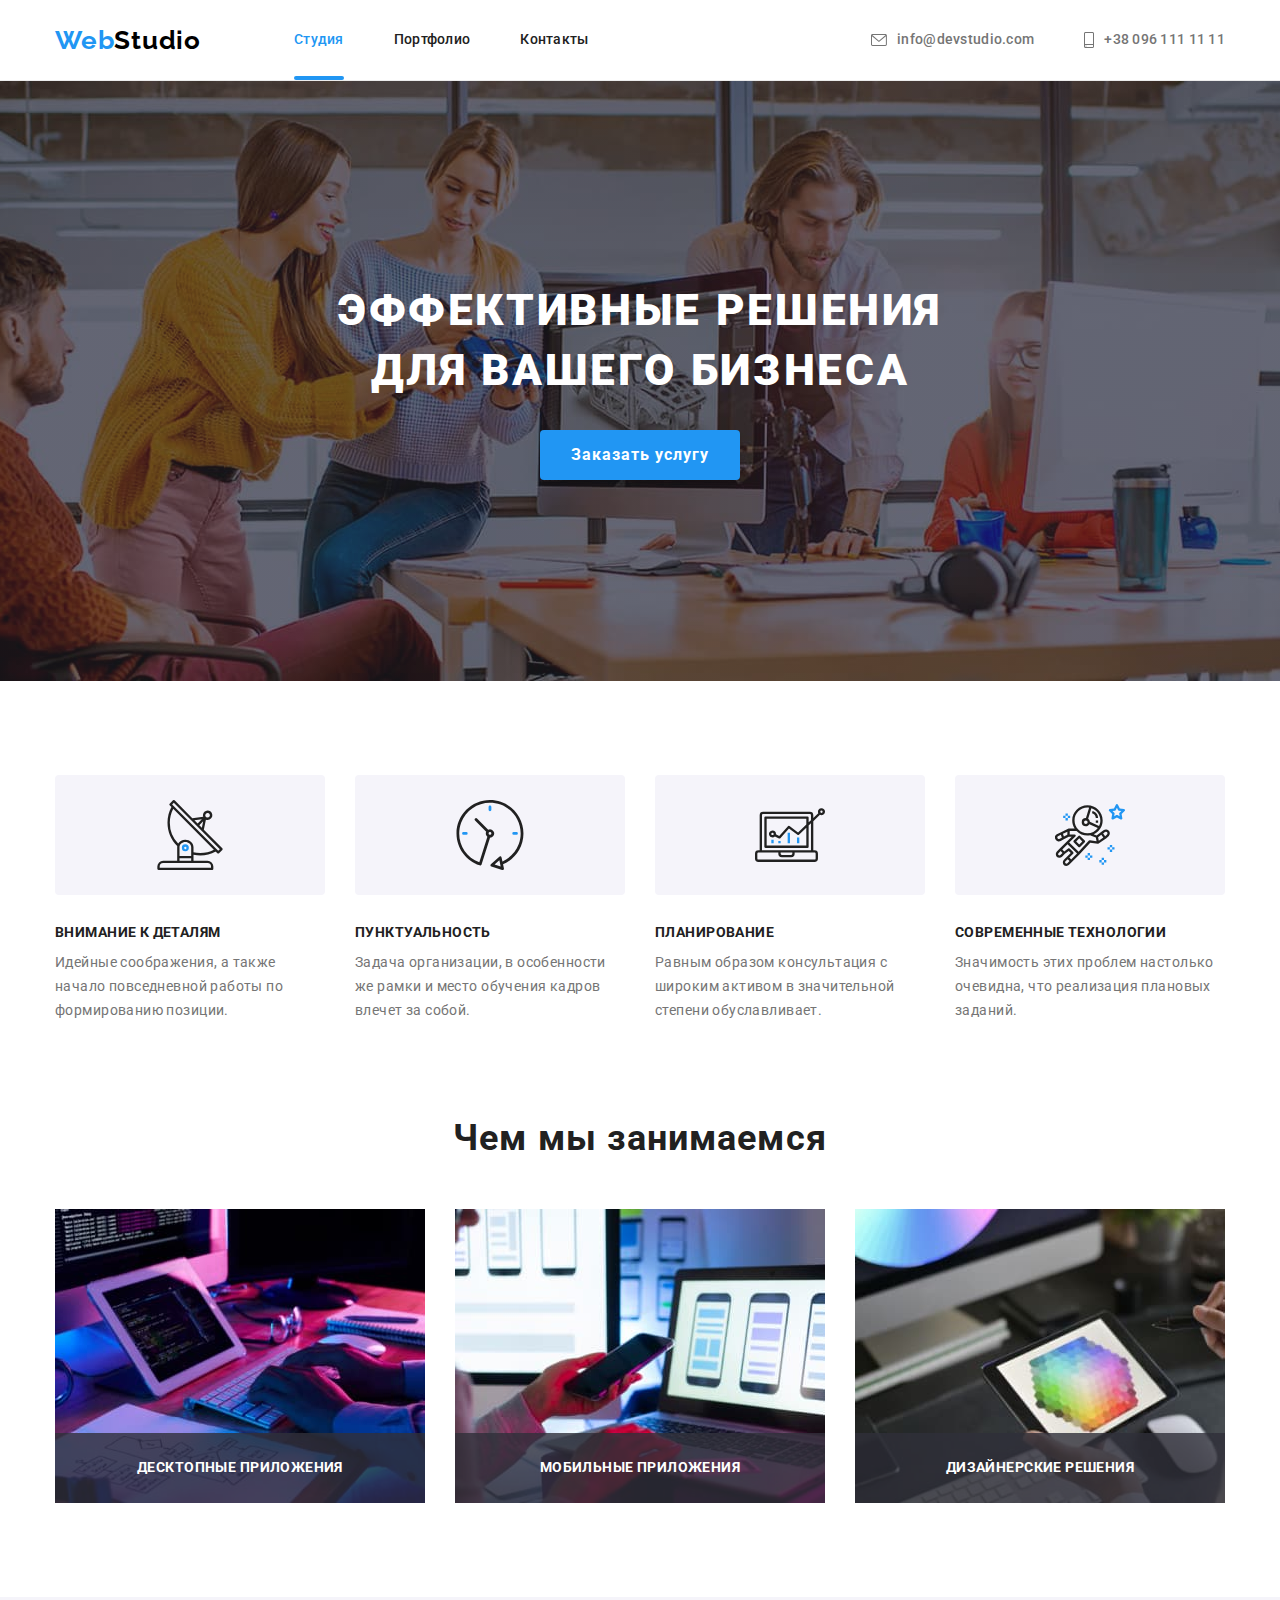
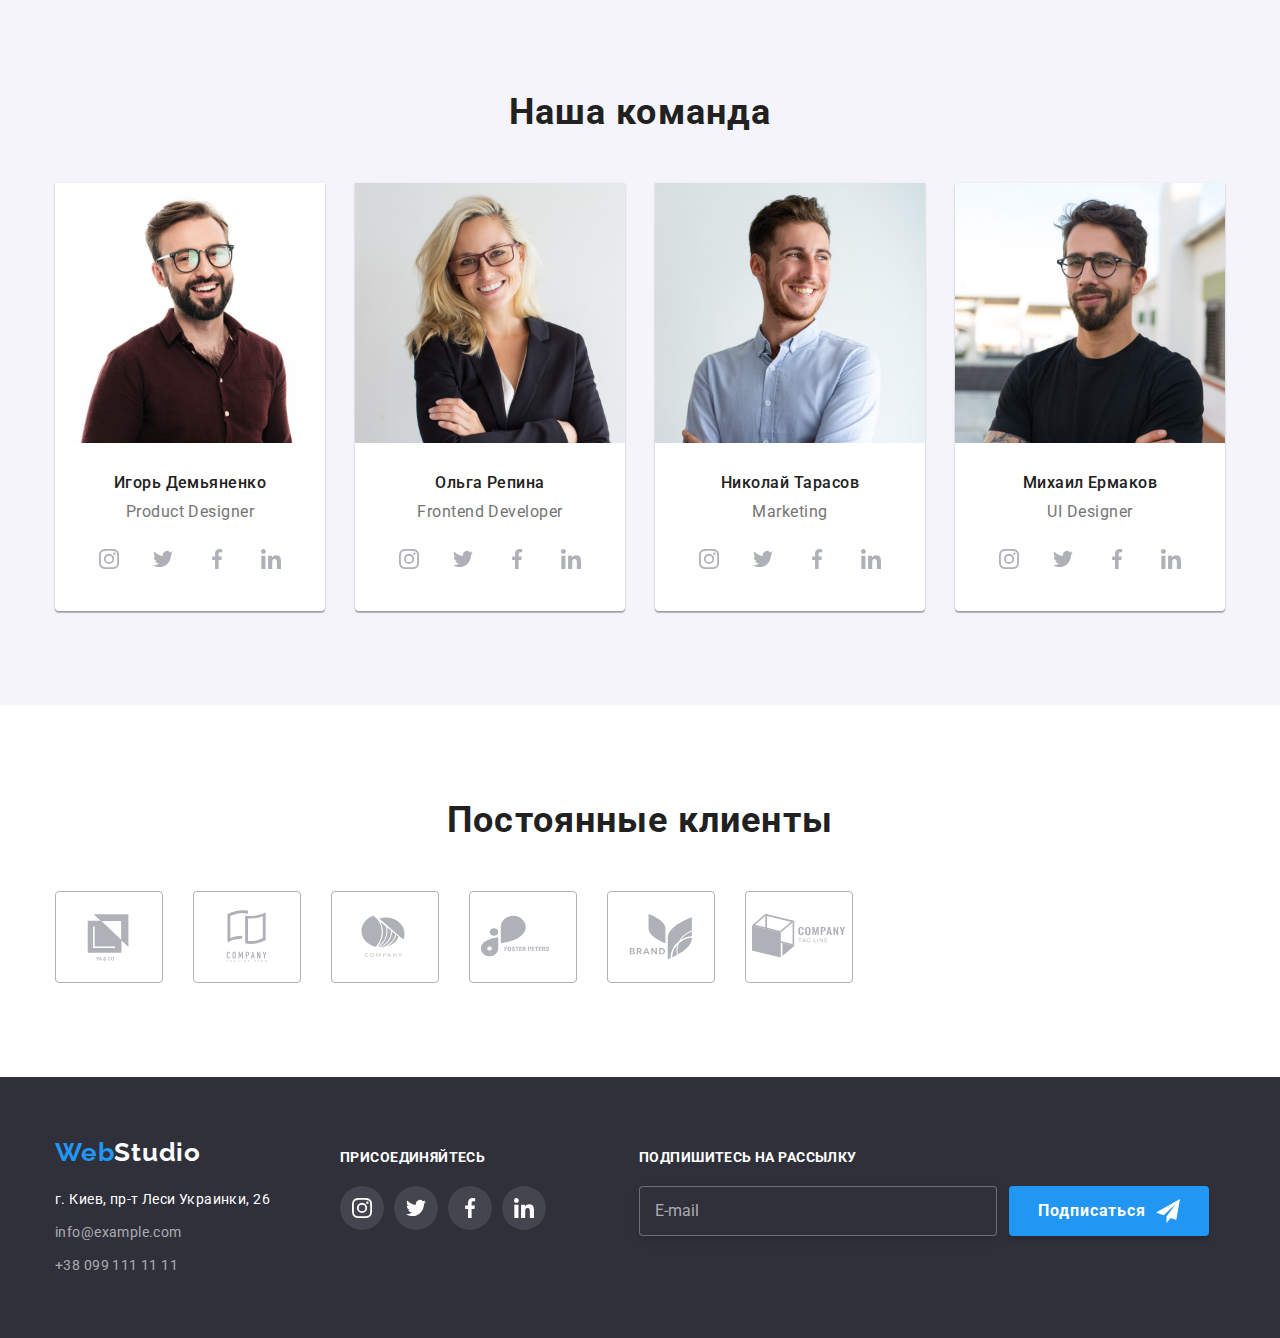
<file: index.html>
<!DOCTYPE html>
<html lang="ru">
<head>
    <meta charset="UTF-8">
    <meta http-equiv="X-UA-Compatible" content="IE=edge">
    <meta name="viewport" content="width=device-width, initial-scale=1.0">
    <link rel="preconnect" href="https://fonts.googleapis.com">
    <link rel="preconnect" href="https://fonts.gstatic.com" crossorigin>
    <link href="https://fonts.googleapis.com/css2?family=Raleway:wght@700&family=Roboto:wght@400;500;700;900&display=swap" rel="stylesheet">
    <link rel="stylesheet" href="./css/main.min.css">
    <title>Студия</title>
</head>
<body>

    <!-- Верхняя линия-->
    <header class="header">
        <div class="container container--flexed">
        <nav class="header__nav">
            <a href="./index.html" lang="en" class="logo"><span class="logo__prefix">Web</span>Studio</a>
            <ul class="header-nav-list ">
                <li class="header-nav-list__item"><a href="./index.html" class="header-nav-list__link header-nav-list__link--current">Студия</a></li>
                <li class="header-nav-list__item"><a href="./portfolio.html" class="header-nav-list__link ">Портфолио</a></li>
                <li class="header-nav-list__item"><a href="" class="header-nav-list__link ">Контакты</a></li>
            </ul>
        </nav>
        <ul class="header-contacts-list">
            <li class="header-contacts-list__item">
                <a href="mailto:info@devstudio.com" class="header-contacts-list__link ">
                    <svg class="header-contacts-list__icon" width="16" height="12">
                        <use href="./images/icons.svg#icon-mail"></use>
                    </svg>
                info@devstudio.com
                </a>
            </li>
            <li class="header-contacts-list__item">
                <a href="tel:+380961111111" class="header-contacts-list__link ">
                    <svg class="header-contacts-list__icon" width="10" height="16">
                        <use href="./images/icons.svg#icon-phone"></use>
                    </svg>
                +38 096 111 11 11
                </a>
            </li>
        </ul>
        </div>
    </header>

    <main>
    <!--Герой-->
        <section class="hero section">
                <h1 class="hero__title">Эффективные решения <br/> для вашего бизнеса</h1>
                <button type="button" class="main-btn" data-modal-open>Заказать услугу</button>

        </section>

    <!--Особенности-->
        <section class="section section--without-padding">
            <div class="container">
                <h2 class="section__secondary-title section__secondary-title--visually-hidden">Особенности</h2>
                <ul class="features-list">
                    <li class="features-list__item">
                        <div class="features-list__logo">
                            <svg width="70" height="70">
                                <use href="./images/icons.svg#icon-antenna"></use>
                            </svg>
                        </div>
                        <h3 class="features-list__title">Внимание к деталям</h3>
                        <p class="features-list__text">Идейные соображения, а также начало повседневной работы по формированию позиции.</p>
                    </li>
                    <li class="features-list__item">
                        <div class="features-list__logo">
                            <svg width="70" height="70">
                                <use href="./images/icons.svg#icon-clock"></use>
                            </svg>
                        </div>
                        <h3 class="features-list__title">Пунктуальность</h3>
                        <p class="features-list__text">Задача организации, в особенности же рамки и место обучения кадров влечет за собой.
                        </p>
                    </li>
                    <li class="features-list__item">
                        <div class="features-list__logo">
                            <svg width="70" height="70">
                                <use href="./images/icons.svg#icon-diagram"></use>
                            </svg>
                        </div>
                        <h3 class="features-list__title">Планирование</h3>
                        <p class="features-list__text">Равным образом консультация с широким активом в значительной степени обуславливает.
                        </p>
                    </li>
                    <li class="features-list__item">
                        <div class="features-list__logo">
                            <svg width="70" height="70">
                                <use href="./images/icons.svg#icon-astronaut"></use>
                            </svg>
                        </div>
                        <h3 class="features-list__title">Современные технологии</h3>
                        <p class="features-list__text">Значимость этих проблем настолько очевидна, что реализация плановых заданий.</p>
                    </li>
                </ul>
            </div>
        </section>

    <!--Чем мы занимаемся-->
        <section class="section">
            <div class="container">
                <h2 class="section__secondary-title">Чем мы занимаемся</h2>
                <ul class="what-we-do-list">
                    <li class="what-we-do-list__item">
                        <img src="./images/img1.jpg" alt="Десктопные приложения" width="370" />
                        <p class="what-we-do-list__text">Десктопные приложения</p>
                    </li>
                    <li class="what-we-do-list__item">
                        <img src="./images/img2.jpg" alt="Мобильные приложения" width="370" />
                        <p class="what-we-do-list__text">Мобильные приложения</p>
                    </li>
                    <li class="what-we-do-list__item">
                        <img src="./images/img3.jpg" alt="Дизайнерские решения" width="370" />
                        <p class="what-we-do-list__text">Дизайнерские решения</p>
                    </li>
                </ul>
            </div>
        </section>

    <!--Наша команда-->
        <section class="section section--bg-gray">
            <div class="container">
                <h2 class="section__secondary-title">Наша команда</h2>
                <ul class="team-list">
                    <li class="team-list__item">
                        <img src="./images/demyanenko.jpg" alt="Игорь Демьяненко" width="270">
                        <h3 class="team-list__title">Игорь Демьяненко</h3>
                        <p lang="en" class="team-list__text">Product Designer</p>
                        <ul class="social-links-list ">
                            <li>
                                <a href="#" class="social-links-list__link"><svg class="social-links-list__icon" width="20" height="20">
                                    <use href="./images/icons.svg#icon-instagram"></use>
                                </svg></a>
                            </li>
                            <li>
                                <a href="#" class="social-links-list__link"><svg class="social-links-list__icon" width="20" height="20">
                                    <use href="./images/icons.svg#icon-twitter"></use>
                                </svg></a>
                            </li>
                            <li>
                                <a href="#" class="social-links-list__link"><svg class="social-links-list__icon" width="20" height="20">
                                    <use href="./images/icons.svg#icon-facebook"></use>
                                </svg></a>
                            </li>
                            <li>
                                <a href="#" class="social-links-list__link"><svg class="social-links-list__icon" width="20" height="20">
                                    <use href="./images/icons.svg#icon-linkedin"></use>
                                </svg></a>
                            </li>

                        </ul>
                    </li>
                    <li class="team-list__item">
                        <img src="./images/repina.jpg" alt="Ольга Репина" width="270">
                        <h3 class="team-list__title">Ольга Репина</h3>
                        <p lang="en" class="team-list__text">Frontend Developer</p>
                        <ul class="social-links-list ">
                            <li>
                                <a href="#" class="social-links-list__link"><svg class="social-links-list__icon" width="20" height="20">
                                        <use href="./images/icons.svg#icon-instagram"></use>
                                    </svg></a>
                            </li>
                            <li>
                                <a href="#" class="social-links-list__link"><svg class="social-links-list__icon" width="20" height="20">
                                        <use href="./images/icons.svg#icon-twitter"></use>
                                    </svg></a>
                            </li>
                            <li>
                                <a href="#" class="social-links-list__link"><svg class="social-links-list__icon" width="20" height="20">
                                        <use href="./images/icons.svg#icon-facebook"></use>
                                    </svg></a>
                            </li>
                            <li>
                                <a href="#" class="social-links-list__link"><svg class="social-links-list__icon" width="20" height="20">
                                        <use href="./images/icons.svg#icon-linkedin"></use>
                                    </svg></a>
                            </li>
                        
                        </ul>
                    </li>
                    <li class="team-list__item">
                        <img src="./images/tarasov.jpg" alt="Николай Тарасов" width="270">
                        <h3 class="team-list__title">Николай Тарасов</h3>
                        <p lang="en" class="team-list__text">Marketing</p>
                        <ul class="social-links-list ">
                            <li>
                                <a href="#" class="social-links-list__link"><svg class="social-links-list__icon" width="20" height="20">
                                        <use href="./images/icons.svg#icon-instagram"></use>
                                    </svg></a>
                            </li>
                            <li>
                                <a href="#" class="social-links-list__link"><svg class="social-links-list__icon" width="20" height="20">
                                        <use href="./images/icons.svg#icon-twitter"></use>
                                    </svg></a>
                            </li>
                            <li>
                                <a href="#" class="social-links-list__link"><svg class="social-links-list__icon" width="20" height="20">
                                        <use href="./images/icons.svg#icon-facebook"></use>
                                    </svg></a>
                            </li>
                            <li>
                                <a href="#" class="social-links-list__link"><svg class="social-links-list__icon" width="20" height="20">
                                        <use href="./images/icons.svg#icon-linkedin"></use>
                                    </svg></a>
                            </li>
                        
                        </ul>
                    </li>
                    <li class="team-list__item">
                        <img src="./images/ermakov.jpg" alt="Михаил Ермаков" width="270">
                        <h3 class="team-list__title">Михаил Ермаков</h3>
                        <p lang="en" class="team-list__text">UI Designer</p>
                        <ul class="social-links-list">
                            <li>
                                <a href="#" class="social-links-list__link"><svg class="social-links-list__icon" width="20" height="20">
                                        <use href="./images/icons.svg#icon-instagram"></use>
                                    </svg></a>
                            </li>
                            <li>
                                <a href="#" class="social-links-list__link"><svg class="social-links-list__icon" width="20" height="20">
                                        <use href="./images/icons.svg#icon-twitter"></use>
                                    </svg></a>
                            </li>
                            <li>
                                <a href="#" class="social-links-list__link"><svg class="social-links-list__icon" width="20" height="20">
                                        <use href="./images/icons.svg#icon-facebook"></use>
                                    </svg></a>
                            </li>
                            <li>
                                <a href="#" class="social-links-list__link"><svg class="social-links-list__icon" width="20" height="20">
                                        <use href="./images/icons.svg#icon-linkedin"></use>
                                    </svg></a>
                            </li>
                        
                        </ul>
                    </li>
                </ul>
            </div>
        </section>

    <!-- Постоянные клиенты -->
        <section class="section">
            <div class="container">
                <h2 class="section__secondary-title">Постоянные клиенты</h2>
                <ul class="clients-list">
                    <li class="clients-list__item">
                        <a href="#" class="clients-list__link ">
                            <svg class="clients-list__icon" width="106" height="60">
                                <use href="./images/icons.svg#icon-logo-1"></use>
                            </svg></a>
                    </li>
                    <li class="clients-list__item">
                        <a href="#" class="clients-list__link ">
                            <svg class="clients-list__icon" width="106" height="60">
                                <use href="./images/icons.svg#icon-logo-2"></use>
                            </svg></a>
                    </li>
                    <li class="clients-list__item">
                        <a href="#" class="clients-list__link ">
                            <svg class="clients-list__icon" width="106" height="60">
                                <use href="./images/icons.svg#icon-logo-3"></use>
                            </svg></a>
                    </li>
                    <li class="clients-list__item">
                        <a href="#" class="clients-list__link ">
                            <svg class="clients-list__icon" width="106" height="60">
                                <use href="./images/icons.svg#icon-logo-4"></use>
                            </svg></a>
                    </li>
                    <li class="clients-list__item">
                        <a href="#" class="clients-list__link ">
                            <svg class="clients-list__icon" width="106" height="60">
                                <use href="./images/icons.svg#icon-logo-5"></use>
                            </svg></a>
                    </li>
                    <li class="clients-list__item">
                        <a href="#" class="clients-list__link ">
                            <svg class="clients-list__icon" width="106" height="60">
                                <use href="./images/icons.svg#icon-logo-6"></use>
                            </svg></a>
                    </li>
                </ul>

            </div>
        </section>
    </main>
    <!--Подвал-->
    <footer class="footer">
        <div class="container container--flexed">
            <div>
            <a href="./index.html" lang="en" class="logo logo--inversed "><span class="logo__prefix">Web</span>Studio</a>
            <address>
                <ul class="footer-address-list">
                    <li class="footer-address-list__item">
                        <p class="footer-address-list__address">г. Киев, пр-т Леси Украинки, 26</p>
                    </li>
                    <li class="footer-address-list__item"><a href="mailto:info@example.com" class="footer-address-list__link">info@example.com </a></li>
                    <li class="footer-address-list__item"><a href="tel:+380991111111" class="footer-address-list__link">+38 099 111 11 11</a></li>
                </ul>
            </address>
            </div>
            <div class="footer__join-us">
                <span class="footer__title">Присоединяйтесь</span>
                <ul class="social-links-list ">
                    <li>
                        <a href="#" class="social-links-list__link social-links-list__link--bg-gray "><svg class="social-links-list__icon--white" width="20" height="20">
                                <use href="./images/icons.svg#icon-instagram"></use>
                            </svg></a>
                    </li>
                    <li>
                        <a href="#" class="social-links-list__link social-links-list__link--bg-gray "><svg class="social-links-list__icon--white" width="20" height="20">
                                <use href="./images/icons.svg#icon-twitter"></use>
                            </svg></a>
                    </li>
                    <li>
                        <a href="#" class="social-links-list__link social-links-list__link--bg-gray "><svg class="social-links-list__icon--white" width="20" height="20">
                                <use href="./images/icons.svg#icon-facebook"></use>
                            </svg></a>
                    </li>
                    <li>
                        <a href="#" class="social-links-list__link social-links-list__link--bg-gray ">
                            <svg class="social-links-list__icon--white" width="20" height="20">
                                <use href="./images/icons.svg#icon-linkedin"></use>
                            </svg></a>
                    </li>                
                </ul>
            </div>
            <div class="footer__subscribe">
                <span class="footer__title">Подпишитесь на рассылку</span>
                <form name="subscribe-form" class="subscribe-form" autocomplete="off">
                    <input type="email" 
                    name="subscribe-email" 
                    id="subscribe-email"
                    placeholder=" "
                    class="subscribe-form__email" />
                    <label for="subscribe-email" class="subscribe-form__label">E-mail</label>
                    <button type="submit" class="main-btn">Подписаться
                        <span class="main-btn__icon">
                            <svg width="24" height="24">
                                <use href="./images/icons.svg#icon-plane"></use>
                            </svg>
                        </span>
                    </button>
                </form>


            </div>
        </div>
    </footer>
    <!-- Модальное окно -->
    <div class="backdrop backdrop--is-hidden" data-modal>
        <div class="modal">
            <button class="close-btn" data-modal-close>
                <svg class="close-btn__icon" width="18" height="18">
                    <use href="./images/icons.svg#icon-close"></use>
                </svg>
            </button>
            <h2 class="modal__title">Оставьте свои данные, мы вам перезвоним</h2>
            <form name="modal-form" class="modal__form" autocomplete="off">
                <label class="modal__label">Имя
                <input type="text" name="name" class="modal__input"/>
                <span class="modal__icon"><svg width="18" height="18">
                    <use href="./images/icons.svg#icon-form-person"></use>
                </svg></span>
            </label>
                <label class="modal__label">Телефон
                <input type="tel" name="phone" class="modal__input"/>
                <span class="modal__icon"><svg width="18" height="18">
                        <use href="./images/icons.svg#icon-form-phone"></use>
                    </svg></span>
                </label>
                <label class="modal__label">Почта
                <input type="email" name="mail" class="modal__input"/>
                <span class="modal__icon"><svg width="18" height="18">
                        <use href="./images/icons.svg#icon-form-email"></use>
                    </svg></span>
                </label>
                <label class="modal__label">Комментарий
                <textarea name="comment" class="modal__textarea" placeholder="Введите текст"></textarea>
                </label>
                <label class="modal__checkbox-label">
                    <input type="checkbox" name="agree" class="modal__checkbox-input" />
                    <span class="modal__checkbox-area">
                        <svg class="modal__checkbox-icon" width="16" height="15">
                            <use href="./images/icons.svg#icon-check"></use>
                        </svg>
                    </span>
                        Соглашаюсь с рассылкой и принимаю<a href="#" class="modal__link">Условия договора</a> 
                </label>

                <button type="submit" class="main-btn">Отправить</button>
            </form>
        </div>
    </div>
<script src="./js/modal.js"></script>
</body>
</html>
</file>
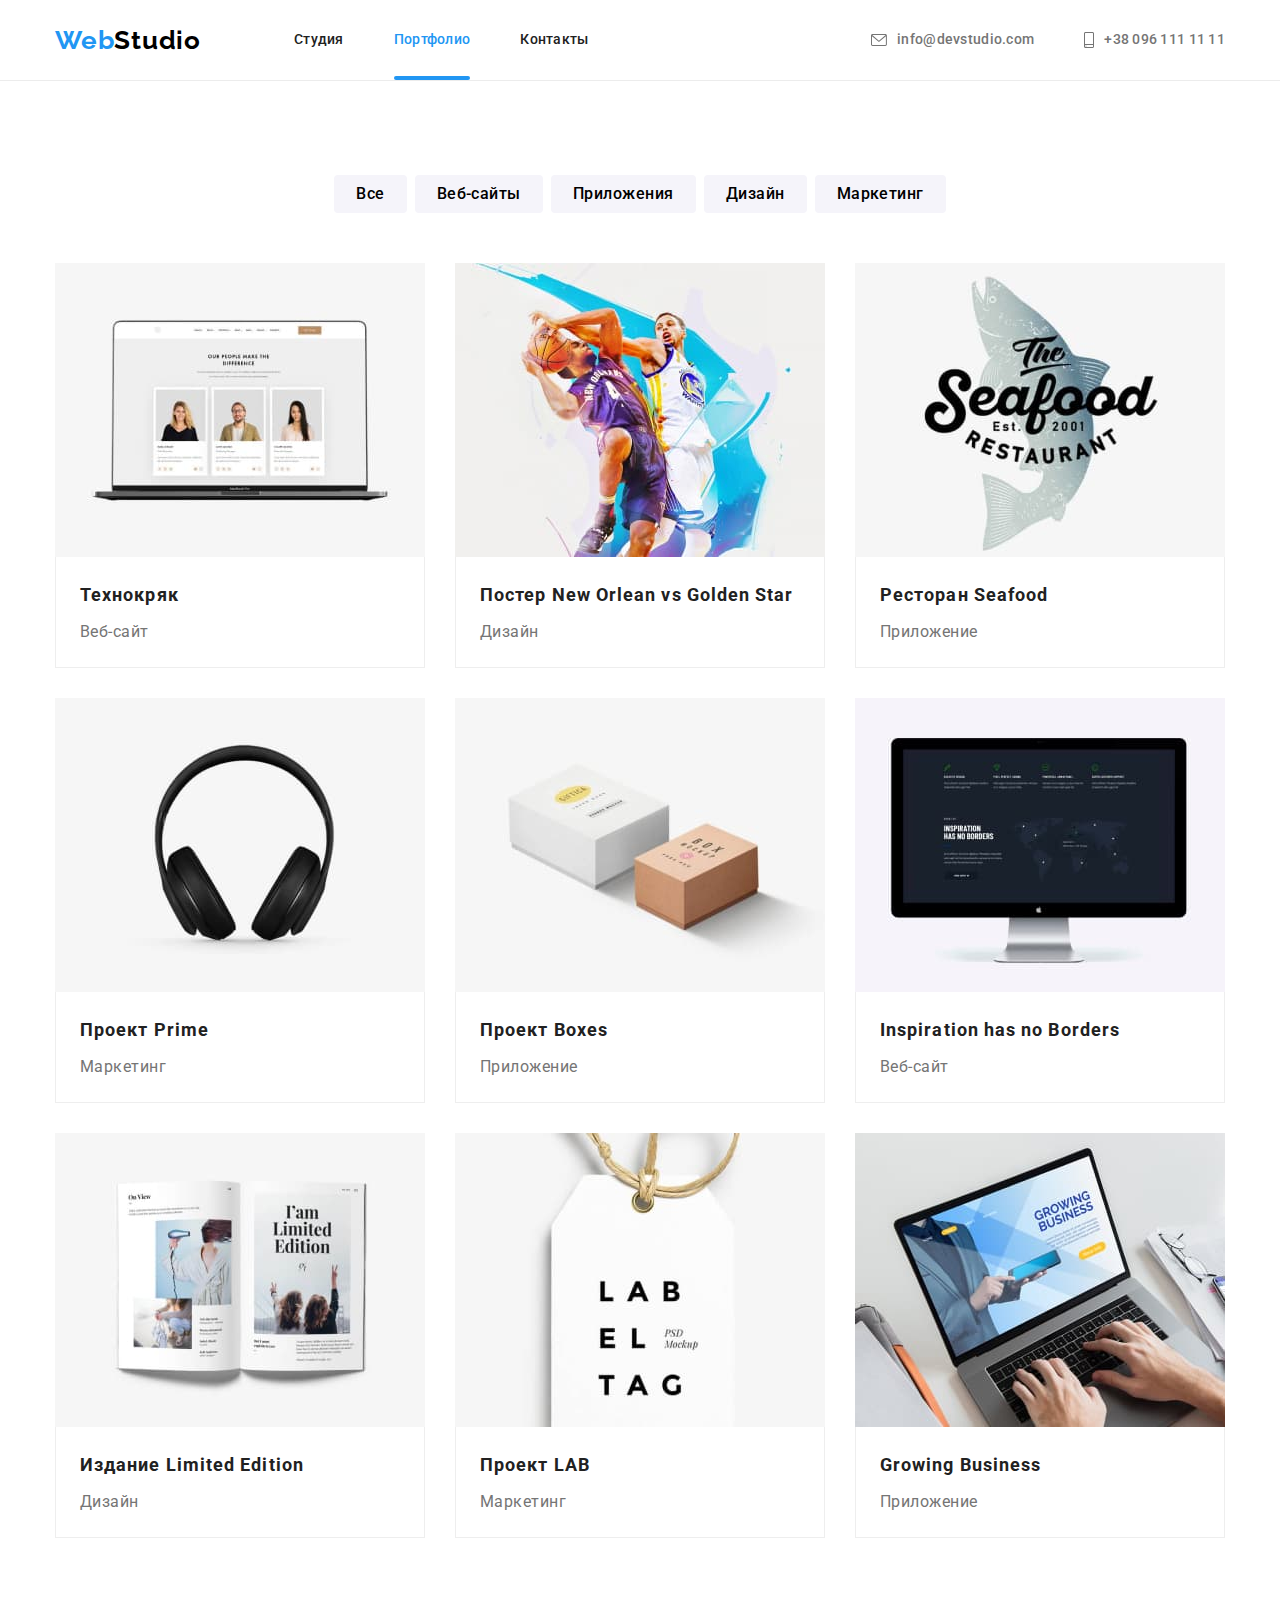
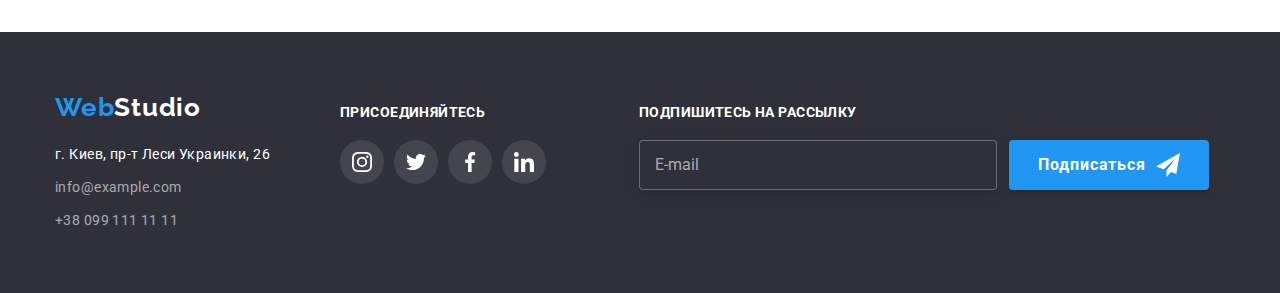
<file: portfolio.html>
<!DOCTYPE html>
<html lang="ru">

<head>
    <meta charset="UTF-8">
    <meta http-equiv="X-UA-Compatible" content="IE=edge">
    <meta name="viewport" content="width=device-width, initial-scale=1.0">
    <link rel="preconnect" href="https://fonts.googleapis.com">
    <link rel="preconnect" href="https://fonts.gstatic.com" crossorigin>
    <link href="https://fonts.googleapis.com/css2?family=Raleway:wght@700&family=Roboto:wght@400;500;700;900&display=swap"
        rel="stylesheet">
    <link rel="stylesheet" href="./css/main.min.css">
    <title>Портфолио</title>
</head>

<body>
    <!-- Верхняя линия-->
    <header class="header">
        <div class="container container--flexed">
            <nav class="header__nav">
                <a href="./index.html" lang="en" class="logo"><span class="logo__prefix">Web</span>Studio</a>
                <ul class="header-nav-list ">
                    <li class="header-nav-list__item"><a href="./index.html"
                            class="header-nav-list__link">Студия</a></li>
                    <li class="header-nav-list__item"><a href="./portfolio.html"
                            class="header-nav-list__link header-nav-list__link--current">Портфолио</a></li>
                    <li class="header-nav-list__item"><a href="" class="header-nav-list__link ">Контакты</a></li>
                </ul>
            </nav>
            <ul class="header-contacts-list">
                <li class="header-contacts-list__item">
                    <a href="mailto:info@devstudio.com" class="header-contacts-list__link ">
                        <svg class="header-contacts-list__icon" width="16" height="12">
                            <use href="./images/icons.svg#icon-mail"></use>
                        </svg>
                        info@devstudio.com
                    </a>
                </li>
                <li class="header-contacts-list__item">
                    <a href="tel:+380961111111" class="header-contacts-list__link ">
                        <svg class="header-contacts-list__icon" width="10" height="16">
                            <use href="./images/icons.svg#icon-phone"></use>
                        </svg>
                        +38 096 111 11 11
                    </a>
                </li>
            </ul>
        </div>
    </header>
    <main>
        <!-- Портфолио -->
        <Section class="portfolio section">
           <div class="container">
                <h1 class="section__secondary-title section__secondary-title--visually-hidden"> Портфолио </h1>
                <!-- кнопки фильтра -->
                <ul class="portfolio-btn-list">
                    <li class="portfolio-btn-list__item"><button type="button" class="portfolio-btn-list__btn">Все</button></li>
                    <li class="portfolio-btn-list__item"><button type="button" class="portfolio-btn-list__btn">Веб-сайты</button></li>
                    <li class="portfolio-btn-list__item"><button type="button" class="portfolio-btn-list__btn">Приложения</button></li>
                    <li class="portfolio-btn-list__item"><button type="button" class="portfolio-btn-list__btn">Дизайн</button></li>
                    <li class="portfolio-btn-list__item"><button type="button" class="portfolio-btn-list__btn">Маркетинг</button></li>
                </ul>
                <!-- Проекты портфолио -->
                <ul class="portfolio-list">
                    <li class="portfolio-list__item">
                        <a href="" class="portfolio-list__link">
                            <div class="portfolio-list__img">
                                <img src="./images/technokryak.jpg" alt="Веб-сайт компании Технокряк" width=370>
                                <div class="portfolio-list__overlay">
                                Технокряк это современная площадка распространения коронавируса. Компании используют эту платформу для цифрового
                                шпионажа и атак на защищённые сервера конкурентов
                                </div>
                            </div>
                            <div class="portfolio-list__border-box">
                                <h2 class="portfolio-list__title">Технокряк</h2>
                                <p class="portfolio-list__text">Веб-сайт</p>
                            </div>

                        </a>
                    </li>
                    <li class="portfolio-list__item">
                        <a href="" class="portfolio-list__link ">
                            <div class="portfolio-list__img">
                                <img src="./images/new-orlean.jpg" alt="Постер с двумя баскетболистами" width=370">
                                <div class="portfolio-list__overlay">
                                Технокряк это современная площадка распространения коронавируса. Компании используют эту платформу для цифрового
                                шпионажа и атак на защищённые сервера конкурентов
                                </div>
                            </div>
                            <div class="portfolio-list__border-box">
                                <h2 class="portfolio-list__title">Постер <span lang="en">New Orlean vs Golden Star</span> </h2>
                                <p class="portfolio-list__text">Дизайн</p>
                            </div>
                        </a>
                    </li>
                    <li class="portfolio-list__item">
                        <a href="" class="portfolio-list__link ">
                            <div class="portfolio-list__img">
                                <img src="./images/seafood.jpg" alt="Логотип ресторана Seafood" width=370>
                                <div class="portfolio-list__overlay">
                                Технокряк это современная площадка распространения коронавируса. Компании используют эту платформу для цифрового
                                шпионажа и атак на защищённые сервера конкурентов
                                </div>
                            </div>
                            <div class="portfolio-list__border-box">
                                <h2 class="portfolio-list__title">Ресторан <span lang="en">Seafood</span> </h2>
                                <p class="portfolio-list__text">Приложение</p>
                            </div>
                        </a>
                    </li>
                    <li class="portfolio-list__item">
                        <a href="" class="portfolio-list__link ">
                            <div class="portfolio-list__img">
                                <img src="./images/project-prime.jpg" alt="Черные наушники" width=370>
                                <div class="portfolio-list__overlay">
                                Технокряк это современная площадка распространения коронавируса. Компании используют эту платформу для цифрового
                                шпионажа и атак на защищённые сервера конкурентов
                                </div>
                            </div>
                            <div class="portfolio-list__border-box">
                                <h2 class="portfolio-list__title">Проект <span lang="en">Prime</span> </h2>
                                <p class="portfolio-list__text">Маркетинг</p>
                            </div>
                        </a>
                    </li>
                    <li class="portfolio-list__item">
                        <a href="" class="portfolio-list__link ">
                            <div class="portfolio-list__img">
                                <img src="./images/project-boxes.jpg " alt="Две коробки" width=370>
                                <div class="portfolio-list__overlay">
                                Технокряк это современная площадка распространения коронавируса. Компании используют эту платформу для цифрового
                                шпионажа и атак на защищённые сервера конкурентов
                                </div>
                            </div>
                            <div class="portfolio-list__border-box">
                                <h2 class="portfolio-list__title">Проект <span lang="en">Boxes</span> </h2>
                                <p class="portfolio-list__text">Приложение</p>
                            </div>
                        </a>
                    </li>
                    <li class="portfolio-list__item">
                        <a href="" class="portfolio-list__link ">
                            <div class="portfolio-list__img">
                                <img src="./images/inspiration-has-no-borders.jpg" alt="Веб-сайт компании Inspiration has no Borders"
                                width=370>
                                <div class="portfolio-list__overlay">
                                Технокряк это современная площадка распространения коронавируса. Компании используют эту платформу для цифрового
                                шпионажа и атак на защищённые сервера конкурентов
                                </div>
                            </div>
                            <div class="portfolio-list__border-box">
                                <h2 lang="en" class="portfolio-list__title">Inspiration has no Borders</h2>
                                <p class="portfolio-list__text">Веб-сайт</p>
                            </div>
                        </a>
                    </li>
                    <li class="portfolio-list__item">
                        <a href="" class="portfolio-list__link ">
                            <div class="portfolio-list__img">
                                <img src="./images/limited-edition.jpg" alt="Открытый журнал" width=370>
                                <div class="portfolio-list__overlay">
                                Технокряк это современная площадка распространения коронавируса. Компании используют эту платформу для цифрового
                                шпионажа и атак на защищённые сервера конкурентов
                                </div>
                            </div>
                            <div class="portfolio-list__border-box">
                                <h2 class="portfolio-list__title">Издание <span lang="en">Limited Edition</span> </h2>
                                <p class="portfolio-list__text">Дизайн</p>
                            </div>
                        </a>
                    </li>
                    <li class="portfolio-list__item">
                        <a href="" class="portfolio-list__link ">
                            <div class="portfolio-list__img">
                                <img src="./images/project-lab.jpg" alt="Картонная бирка с шнурком" width=370>
                                <div class="portfolio-list__overlay">
                                Технокряк это современная площадка распространения коронавируса. Компании используют эту платформу для цифрового
                                шпионажа и атак на защищённые сервера конкурентов
                                </div>
                            </div>
                            <div class="portfolio-list__border-box">
                                <h2 class="portfolio-list__title">Проект <span lang="en">LAB</span> </h2>
                                <p class="portfolio-list__text">Маркетинг</p>
                            </div>
                        </a>
                    </li>
                    <li class="portfolio-list__item">
                        <a href="" class="portfolio-list__link ">
                            <div class="portfolio-list__img">
                                <img src="./images/growing-business.jpg" alt="Ноутбук с открытым приложением Growing Business">
                                <div class="portfolio-list__overlay">
                                Технокряк это современная площадка распространения коронавируса. Компании используют эту платформу для цифрового
                                шпионажа и атак на защищённые сервера конкурентов
                                </div>
                            </div>
                            <div class="portfolio-list__border-box">
                                <h2 lang="en" class="portfolio-list__title">Growing Business</h2>
                                <p class="portfolio-list__text">Приложение</p>
                            </div>
                        </a>
                    </li>
                
                </ul>

           </div>
        </Section>
    </main>
    <!--Подвал-->
    <footer class="footer">
        <div class="container container--flexed">
            <div>
                <a href="./index.html" lang="en" class="logo logo--inversed "><span
                        class="logo__prefix">Web</span>Studio</a>
                <address>
                    <ul class="footer-address-list">
                        <li class="footer-address-list__item">
                            <p class="footer-address-list__address">г. Киев, пр-т Леси Украинки, 26</p>
                        </li>
                        <li class="footer-address-list__item"><a href="mailto:info@example.com"
                                class="footer-address-list__link">info@example.com </a></li>
                        <li class="footer-address-list__item"><a href="tel:+380991111111"
                                class="footer-address-list__link">+38 099 111 11 11</a></li>
                    </ul>
                </address>
            </div>
            <div class="footer__join-us">
                <span class="footer__title">Присоединяйтесь</span>
                <ul class="social-links-list ">
                    <li>
                        <a href="#" class="social-links-list__link social-links-list__link--bg-gray "><svg
                                class="social-links-list__icon--white" width="20" height="20">
                                <use href="./images/icons.svg#icon-instagram"></use>
                            </svg></a>
                    </li>
                    <li>
                        <a href="#" class="social-links-list__link social-links-list__link--bg-gray "><svg
                                class="social-links-list__icon--white" width="20" height="20">
                                <use href="./images/icons.svg#icon-twitter"></use>
                            </svg></a>
                    </li>
                    <li>
                        <a href="#" class="social-links-list__link social-links-list__link--bg-gray "><svg
                                class="social-links-list__icon--white" width="20" height="20">
                                <use href="./images/icons.svg#icon-facebook"></use>
                            </svg></a>
                    </li>
                    <li>
                        <a href="#" class="social-links-list__link social-links-list__link--bg-gray ">
                            <svg class="social-links-list__icon--white" width="20" height="20">
                                <use href="./images/icons.svg#icon-linkedin"></use>
                            </svg></a>
                    </li>
                </ul>
            </div>
            <div class="footer__subscribe">
                <span class="footer__title">Подпишитесь на рассылку</span>
                <form name="subscribe-form" class="subscribe-form" autocomplete="off">
                    <input type="email" name="subscribe-email" id="subscribe-email" placeholder=" "
                        class="subscribe-form__email" />
                    <label for="subscribe-email" class="subscribe-form__label">E-mail</label>
                    <button type="submit" class="main-btn">Подписаться
                        <span class="main-btn__icon">
                            <svg width="24" height="24">
                                <use href="./images/icons.svg#icon-plane"></use>
                            </svg>
                        </span>
                    </button>
                </form>
    
    
            </div>
        </div>
    </footer>
</body>

</html>
</file>
<file: css/main.min.css>
/*! modern-normalize v1.1.0 | MIT License | https://github.com/sindresorhus/modern-normalize */*,::before,::after{-webkit-box-sizing:border-box;box-sizing:border-box}html{line-height:1.15;-webkit-text-size-adjust:100%;-moz-tab-size:4;-o-tab-size:4;tab-size:4}body{margin:0;font-family:system-ui,-apple-system,"Segoe UI",Roboto,Helvetica,Arial,sans-serif,"Apple Color Emoji","Segoe UI Emoji"}hr{height:0;color:inherit}abbr[title]{-webkit-text-decoration:underline dotted;text-decoration:underline dotted}b,strong{font-weight:bolder}code,kbd,samp,pre{font-family:ui-monospace, SFMono-Regular, Consolas, 'Liberation Mono', Menlo, monospace;font-size:1em}small{font-size:80%}sub,sup{font-size:75%;line-height:0;position:relative;vertical-align:baseline}sub{bottom:-0.25em}sup{top:-0.5em}table{text-indent:0;border-color:inherit}button,input,optgroup,select,textarea{font-family:inherit;font-size:100%;line-height:1.15;margin:0}button,select{text-transform:none}button,[type='button'],[type='reset'],[type='submit']{-webkit-appearance:button}::-moz-focus-inner{border-style:none;padding:0}:-moz-focusring{outline:1px dotted ButtonText}:-moz-ui-invalid{box-shadow:none}legend{padding:0}progress{vertical-align:baseline}::-webkit-inner-spin-button,::-webkit-outer-spin-button{height:auto}[type='search']{-webkit-appearance:textfield;outline-offset:-2px}::-webkit-search-decoration{-webkit-appearance:none}::-webkit-file-upload-button{-webkit-appearance:button;font:inherit}summary{display:list-item}body{font-family:"Roboto",sans-serif;color:#212121}ul{list-style:none;padding:0;margin:0}a{text-decoration:none}img{display:block;width:100%;height:auto}.container{margin-left:auto;margin-right:auto;padding-left:15px;padding-right:15px;width:1200px}.container--flexed{display:-webkit-box;display:-ms-flexbox;display:flex}.section{padding-bottom:94px;padding-top:94px}.section--without-padding{padding-bottom:0}.section--bg-gray{background-color:#f5f4fa}.section__secondary-title{margin-top:0;margin-bottom:50px;font-size:36px;line-height:1.17;text-align:center;letter-spacing:0.03em}.section__secondary-title--visually-hidden{position:absolute;clip:rect(0 0 0 0);width:1px;height:1px;margin:-1px}.logo{color:#000000;font-family:"Raleway",sans-serif;font-weight:700;font-size:26px;line-height:1.19;letter-spacing:0.03em}.logo__prefix{color:#2196f3}.logo--inversed{display:inline-block;margin-bottom:20px;color:#fff}.header{border-bottom:1px solid #ececec}.header__nav{display:-webkit-box;display:-ms-flexbox;display:flex;-webkit-box-align:center;-ms-flex-align:center;align-items:center}.header-nav-list{display:-webkit-box;display:-ms-flexbox;display:flex;margin-left:93px}.header-nav-list__item:not(:last-child){margin-right:50px}.header-nav-list__link{position:relative;display:block;padding-top:32px;padding-bottom:32px;color:#212121;font-weight:500;font-size:14px;line-height:1.14;letter-spacing:0.02em;-webkit-transition:color 250ms cubic-bezier(0.4, 0, 0.2, 1);transition:color 250ms cubic-bezier(0.4, 0, 0.2, 1)}.header-nav-list__link:hover,.header-nav-list__link:focus{color:#2196f3}.header-nav-list__link--current{color:#2196f3}.header-nav-list__link--current::after{content:'';position:absolute;bottom:0;display:block;width:100%;height:4px;background-color:#2196f3;border-radius:2px}.header-contacts-list{display:-webkit-box;display:-ms-flexbox;display:flex;margin-left:auto}.header-contacts-list__item:not(:last-child){margin-right:50px}.header-contacts-list__link{position:relative;display:-webkit-box;display:-ms-flexbox;display:flex;-webkit-box-align:center;-ms-flex-align:center;align-items:center;padding-top:32px;padding-bottom:32px;color:#212121;font-weight:500;font-size:14px;line-height:1.14;letter-spacing:0.02em;-webkit-transition:color 250ms cubic-bezier(0.4, 0, 0.2, 1);transition:color 250ms cubic-bezier(0.4, 0, 0.2, 1);color:#757575}.header-contacts-list__link:hover,.header-contacts-list__link:focus{color:#2196f3}.header-contacts-list__icon{fill:currentColor;margin-right:10px;-webkit-transition:fill 250ms cubic-bezier(0.4, 0, 0.2, 1);transition:fill 250ms cubic-bezier(0.4, 0, 0.2, 1)}.header-contacts-list__link:hover .header-contacts-list__icon,.header-contacts-list__link:focus .header-contacts-list__icon{fill:#2196f3}.hero{margin-right:auto;margin-left:auto;padding-top:200px;padding-bottom:200px;background-color:#2f303a;text-align:center;max-width:1600px;height:600px;background-image:-webkit-gradient(linear, left top, right top, from(rgba(47,48,58,0.4)), to(rgba(47,48,58,0.4))),url(../images/hero.jpg);background-image:linear-gradient(to right, rgba(47,48,58,0.4), rgba(47,48,58,0.4)),url(../images/hero.jpg);background-repeat:no-repeat;background-position:center;background-size:cover}.hero__title{margin-top:0;margin-bottom:30;color:#fff;font-weight:900;font-size:44px;line-height:1.36;letter-spacing:0.06em;text-transform:uppercase}.main-btn{display:-webkit-box;display:-ms-flexbox;display:flex;-webkit-box-pack:center;-ms-flex-pack:center;justify-content:center;-webkit-box-align:center;-ms-flex-align:center;align-items:center;min-width:200px;height:50px;margin-left:auto;margin-right:auto;color:#fff;background-color:#2196f3;font-weight:700;font-size:16px;line-height:1.875;letter-spacing:0.06em;font-family:inherit;cursor:pointer;border:transparent;-webkit-box-shadow:0px 4px 4px rgba(0,0,0,0.15);box-shadow:0px 4px 4px rgba(0,0,0,0.15);border-radius:4px;-webkit-transition:background-color 250ms cubic-bezier(0.4, 0, 0.2, 1);transition:background-color 250ms cubic-bezier(0.4, 0, 0.2, 1)}.main-btn:hover,.main-btn:focus{background-color:#188ce8}.main-btn__icon{margin-left:10px;width:24px;height:24px}.features-list{display:-webkit-box;display:-ms-flexbox;display:flex}.features-list__logo{display:-webkit-box;display:-ms-flexbox;display:flex;-webkit-box-pack:center;-ms-flex-pack:center;justify-content:center;-webkit-box-align:center;-ms-flex-align:center;align-items:center;margin-bottom:30px;height:120px;background-color:#f5f4fa;border-radius:4px}.features-list__item{width:calc((100% - 90px) / 4)}.features-list__item:not(:last-child){margin-right:30px}.features-list__title{margin-top:0;margin-bottom:10px;font-size:14px;line-height:1.14;letter-spacing:0.03em;text-transform:uppercase}.features-list__text{margin-top:0;margin-bottom:0;color:#757575;font-size:14px;line-height:1.71;letter-spacing:0.03em}.what-we-do-list{display:-webkit-box;display:-ms-flexbox;display:flex}.what-we-do-list__item{position:relative;width:calc((100% - 60px) / 3)}.what-we-do-list__item:not(:last-child){margin-right:30px}.what-we-do-list__text{position:absolute;display:-webkit-box;display:-ms-flexbox;display:flex;-webkit-box-pack:center;-ms-flex-pack:center;justify-content:center;-webkit-box-align:center;-ms-flex-align:center;align-items:center;bottom:0;margin:0;width:100%;height:70px;background-color:rgba(47,48,58,0.8);font-weight:700;font-size:14px;line-height:1.14;letter-spacing:0.03em;text-transform:uppercase;color:#fff}.team-list{display:-webkit-box;display:-ms-flexbox;display:flex}.team-list__item{width:calc((100% - 90px) / 4);background-color:#fff;-webkit-box-shadow:0px 1px 3px rgba(0,0,0,0.12),0px 1px 1px rgba(0,0,0,0.14),0px 2px 1px rgba(0,0,0,0.2);box-shadow:0px 1px 3px rgba(0,0,0,0.12),0px 1px 1px rgba(0,0,0,0.14),0px 2px 1px rgba(0,0,0,0.2);border-radius:0px 0px 4px 4px}.team-list__item:not(:last-child){margin-right:30px}.team-list__title,.team-list__text{font-weight:500;font-size:16px;line-height:1.19;text-align:center;letter-spacing:0.03em}.team-list__title{margin-top:30px;margin-bottom:10px}.team-list__text{margin-top:0;margin-bottom:16px;font-weight:400;color:#757575}.social-links-list{display:-webkit-box;display:-ms-flexbox;display:flex;-webkit-box-pack:justify;-ms-flex-pack:justify;justify-content:space-between;margin-right:auto;margin-left:auto;margin-bottom:30px;width:206px}.social-links-list__link{display:-webkit-box;display:-ms-flexbox;display:flex;-webkit-box-pack:center;-ms-flex-pack:center;justify-content:center;-webkit-box-align:center;-ms-flex-align:center;align-items:center;height:44px;width:44px;color:#afb1b8;border-radius:50%;-webkit-transition:background-color 250ms cubic-bezier(0.4, 0, 0.2, 1);transition:background-color 250ms cubic-bezier(0.4, 0, 0.2, 1)}.social-links-list__link:hover,.social-links-list__link:focus{background-color:#2196f3}.social-links-list__icon{fill:currentColor;-webkit-transition:fill 250ms cubic-bezier(0.4, 0, 0.2, 1);transition:fill 250ms cubic-bezier(0.4, 0, 0.2, 1)}.social-links-list__link:hover .social-links-list__icon,.social-links-list__link:focus .social-links-list__icon{fill:#fff}.social-links-list__link--bg-gray{background-color:rgba(255,255,255,0.1)}.social-links-list__link--bg-gray:hover,.social-links-list__link--bg-gray:focus{background-color:#2196f3}.social-links-list__icon--white{fill:#fff}.clients-list{display:-webkit-box;display:-ms-flexbox;display:flex}.clients-list__item{width:calc((100%-150px) / 6);height:92px}.clients-list__item:not(:last-child){margin-right:30px}.clients-list__link{display:-webkit-box;display:-ms-flexbox;display:flex;-webkit-box-pack:center;-ms-flex-pack:center;justify-content:center;-webkit-box-align:center;-ms-flex-align:center;align-items:center;color:#afb1b8;width:100%;height:100%;border-radius:4px;border:1px solid #afb1b8;-webkit-transition:border 250ms cubic-bezier(0.4, 0, 0.2, 1);transition:border 250ms cubic-bezier(0.4, 0, 0.2, 1)}.clients-list__link:hover,.clients-list__link:focus{border:1px solid #2196f3}.clients-list__icon{fill:currentColor;-webkit-transition:fill 250ms cubic-bezier(0.4, 0, 0.2, 1);transition:fill 250ms cubic-bezier(0.4, 0, 0.2, 1)}.clients-list__link:hover .clients-list__icon,.clients-list__link:focus .clients-list__icon{fill:#2196f3}.portfolio-btn-list{display:-webkit-box;display:-ms-flexbox;display:flex;-webkit-box-pack:center;-ms-flex-pack:center;justify-content:center;margin-bottom:50px}.portfolio-btn-list__item:not(:last-child){margin-right:8px}.portfolio-btn-list__btn{padding:6px 22px;background-color:#f5f4fa;font-family:inherit;font-weight:500;font-size:16px;line-height:1.62;letter-spacing:0.03em;cursor:pointer;border:transparent;border-radius:4px;-webkit-transition:background-color 250ms cubic-bezier(0.4, 0, 0.2, 1),color 250ms cubic-bezier(0.4, 0, 0.2, 1),-webkit-box-shadow 250ms cubic-bezier(0.4, 0, 0.2, 1);transition:background-color 250ms cubic-bezier(0.4, 0, 0.2, 1),color 250ms cubic-bezier(0.4, 0, 0.2, 1),-webkit-box-shadow 250ms cubic-bezier(0.4, 0, 0.2, 1);transition:background-color 250ms cubic-bezier(0.4, 0, 0.2, 1),color 250ms cubic-bezier(0.4, 0, 0.2, 1),box-shadow 250ms cubic-bezier(0.4, 0, 0.2, 1);transition:background-color 250ms cubic-bezier(0.4, 0, 0.2, 1),color 250ms cubic-bezier(0.4, 0, 0.2, 1),box-shadow 250ms cubic-bezier(0.4, 0, 0.2, 1),-webkit-box-shadow 250ms cubic-bezier(0.4, 0, 0.2, 1)}.portfolio-btn-list__btn:hover,.portfolio-btn-list__btn:focus{background-color:#2196f3;color:#fff;-webkit-box-shadow:0px 3px 1px rgba(0,0,0,0.1),0px 1px 2px rgba(0,0,0,0.08),0px 2px 2px rgba(0,0,0,0.12);box-shadow:0px 3px 1px rgba(0,0,0,0.1),0px 1px 2px rgba(0,0,0,0.08),0px 2px 2px rgba(0,0,0,0.12)}.portfolio-list{display:-webkit-box;display:-ms-flexbox;display:flex;-ms-flex-wrap:wrap;flex-wrap:wrap}.portfolio-list__item{margin-right:30px;margin-bottom:30px;width:calc((100% - 60px) / 3);-webkit-transition:-webkit-box-shadow 250ms cubic-bezier(0.4, 0, 0.2, 1);transition:-webkit-box-shadow 250ms cubic-bezier(0.4, 0, 0.2, 1);transition:box-shadow 250ms cubic-bezier(0.4, 0, 0.2, 1);transition:box-shadow 250ms cubic-bezier(0.4, 0, 0.2, 1), -webkit-box-shadow 250ms cubic-bezier(0.4, 0, 0.2, 1)}.portfolio-list__item:hover,.portfolio-list__item:focus{-webkit-box-shadow:0px 1px 1px rgba(0,0,0,0.12),0px 4px 4px rgba(0,0,0,0.06),1px 4px 6px rgba(0,0,0,0.16);box-shadow:0px 1px 1px rgba(0,0,0,0.12),0px 4px 4px rgba(0,0,0,0.06),1px 4px 6px rgba(0,0,0,0.16)}.portfolio-list__item:nth-child(3n){margin-right:0}.portfolio-list__item:nth-last-child(-n+3){margin-bottom:0}.portfolio-list__border-box{padding:20px 24px;border-right:1px solid #eeeeee;border-left:1px solid #eeeeee;border-bottom:1px solid #eeeeee}.portfolio-list__title{margin-top:0;margin-bottom:4px;color:#212121;font-size:18px;line-height:2;letter-spacing:0.06em}.portfolio-list__text{margin-top:0;margin-bottom:0;color:#757575;font-size:16px;line-height:1.875;letter-spacing:0.03em}.portfolio-list__img{position:relative;overflow:hidden}.portfolio-list__overlay{position:absolute;top:0;left:0;width:100%;height:100%;display:-webkit-box;display:-ms-flexbox;display:flex;-webkit-box-align:center;-ms-flex-align:center;align-items:center;padding-right:24px;padding-left:24px;font-weight:400;font-size:18px;line-height:1.56;letter-spacing:0.03em;color:#fff;background-color:rgba(33,150,243,0.9);-webkit-transform:translateY(100%);transform:translateY(100%);-webkit-transition:-webkit-transform 250ms cubic-bezier(0.4, 0, 0.2, 1);transition:-webkit-transform 250ms cubic-bezier(0.4, 0, 0.2, 1);transition:transform 250ms cubic-bezier(0.4, 0, 0.2, 1);transition:transform 250ms cubic-bezier(0.4, 0, 0.2, 1), -webkit-transform 250ms cubic-bezier(0.4, 0, 0.2, 1)}.portfolio-list__item:hover .portfolio-list__overlay,.portfolio-list__item:focus .portfolio-list__overlay{-webkit-transform:translateY(0);transform:translateY(0)}.footer{padding-top:60px;padding-bottom:60px;background-color:#2f303a}.footer__title{display:block;margin-bottom:20px;font-weight:700;font-size:14px;line-height:1.17;letter-spacing:0.03em;text-transform:uppercase}.footer__join-us{margin-left:70px;margin-top:12px;color:#fff}.footer__subscribe{margin-left:93px;margin-top:12px;color:#fff}.footer-address-list{font-style:normal;font-size:14px;line-height:1.71;letter-spacing:0.03em}.footer-address-list__item:not(:last-child){margin-bottom:9px}.footer-address-list__address{margin-top:0;margin-bottom:0;color:#fff}.footer-address-list__link{color:rgba(255,255,255,0.6);-webkit-transition:color 250ms cubic-bezier(0.4, 0, 0.2, 1);transition:color 250ms cubic-bezier(0.4, 0, 0.2, 1)}.footer-address-list__link:hover,.footer-address-list__link:focus{color:#2196f3}.subscribe-form{position:relative;display:-webkit-box;display:-ms-flexbox;display:flex;-webkit-box-align:center;-ms-flex-align:center;align-items:center}.subscribe-form__email{height:50px;min-width:358px;margin-right:12px;padding-left:16px;background-color:#2f303a;border:1px solid rgba(255,255,255,0.3);border-radius:4px;-webkit-filter:drop-shadow(0px 4px 4px rgba(0,0,0,0.15));filter:drop-shadow(0px 4px 4px rgba(0,0,0,0.15));color:inherit;font-weight:400;font-size:16px;line-height:1.25}.subscribe-form__label{position:absolute;left:16px;color:rgba(255,255,255,0.6);font-weight:400;font-size:16px;line-height:1.25}.subscribe-form__email:focus+.subscribe-form__label,.subscribe-form__email:not(:placeholder-shown)+.subscribe-form__label{opacity:0}.backdrop{position:fixed;top:0;left:0;width:100%;height:100%;background-color:rgba(0,0,0,0.2);opacity:1;-webkit-transition:opacity 250ms cubic-bezier(0.4, 0, 0.2, 1);transition:opacity 250ms cubic-bezier(0.4, 0, 0.2, 1)}.backdrop.backdrop--is-hidden{opacity:0;pointer-events:none}.backdrop.backdrop--is-hidden .modal{-webkit-transform:translate(-50%, -50%) scale(0.7);transform:translate(-50%, -50%) scale(0.7)}.modal{position:absolute;top:50%;left:50%;-webkit-transform:translate(-50%, -50%) scale(1);transform:translate(-50%, -50%) scale(1);min-width:528px;min-height:581px;padding:40px;background-color:#fff;-webkit-transition:-webkit-transform 250ms cubic-bezier(0.4, 0, 0.2, 1);transition:-webkit-transform 250ms cubic-bezier(0.4, 0, 0.2, 1);transition:transform 250ms cubic-bezier(0.4, 0, 0.2, 1);transition:transform 250ms cubic-bezier(0.4, 0, 0.2, 1), -webkit-transform 250ms cubic-bezier(0.4, 0, 0.2, 1)}.modal__title{margin-top:0;margin-bottom:12px;text-align:center;font-weight:700;font-size:20px;line-height:1.15;letter-spacing:0.03em}.modal__form{display:-webkit-box;display:-ms-flexbox;display:flex;-webkit-box-orient:vertical;-webkit-box-direction:normal;-ms-flex-direction:column;flex-direction:column}.modal__label{position:relative;font-size:12px;line-height:1.16;letter-spacing:0.01em;color:#757575}.modal__input,.modal__textarea{margin-top:4px;width:100%;border:1px solid rgba(33,33,33,0.2);border-radius:4px;font-size:14px;line-height:1.14;letter-spacing:0.01em;-webkit-transition:border-color 250ms cubic-bezier(0.4, 0, 0.2, 1);transition:border-color 250ms cubic-bezier(0.4, 0, 0.2, 1)}.modal__input{margin-bottom:10px;height:40px;padding-left:42px}.modal__input:hover,.modal__input:focus{border-color:#2196f3}.modal__textarea{resize:none;height:120px;margin-bottom:20px;padding:12px 16px}.modal__textarea:hover,.modal__textarea:focus{border-color:#2196f3}.modal__textarea::-webkit-input-placeholder{color:rgba(117,117,117,0.5)}.modal__textarea:-ms-input-placeholder{color:rgba(117,117,117,0.5)}.modal__textarea::-ms-input-placeholder{color:rgba(117,117,117,0.5)}.modal__textarea::placeholder{color:rgba(117,117,117,0.5)}.modal__icon{position:absolute;bottom:21px;left:12px;height:18px;width:18px;fill:inherit;-webkit-transition:fill 250ms cubic-bezier(0.4, 0, 0.2, 1);transition:fill 250ms cubic-bezier(0.4, 0, 0.2, 1)}.modal__input:hover+.modal__icon,.modal__input:focus+.modal__icon{fill:#2196f3}.modal__checkbox-label{display:-webkit-box;display:-ms-flexbox;display:flex;-webkit-box-align:center;-ms-flex-align:center;align-items:center;margin-left:auto;margin-right:auto;margin-bottom:30px;font-size:14px;line-height:1.71;letter-spacing:0.03em;color:#757575}.modal__checkbox-input{position:absolute;width:1px;height:1px;margin:-1px;border:0;padding:0;clip:rect(0 0 0 0);overflow:hidden}.modal__checkbox-area{display:-webkit-box;display:-ms-flexbox;display:flex;-webkit-box-align:center;-ms-flex-align:center;align-items:center;width:16px;height:15px;margin-right:9px;border:2px solid #212121;border-radius:2px}.modal__checkbox-input:checked+.modal__checkbox-area{border:0px solid transparent;background-color:#2196f3;background-origin:border-box}.modal__checkbox-icon{opacity:0}.modal__checkbox-input:checked+.modal__checkbox-area .modal__checkbox-icon{opacity:1}.modal__link{margin-left:5px;text-decoration:underline;color:#2196f3}.close-btn{position:absolute;display:-webkit-box;display:-ms-flexbox;display:flex;-webkit-box-pack:center;-ms-flex-pack:center;justify-content:center;-webkit-box-align:center;-ms-flex-align:center;align-items:center;width:30px;height:30px;right:8px;top:8px;border:1px solid rgba(0,0,0,0.1);border-radius:50%;background-color:#fff;cursor:pointer}.close-btn__icon{fill:inherit;-webkit-transition:fill 250ms cubic-bezier(0.4, 0, 0.2, 1);transition:fill 250ms cubic-bezier(0.4, 0, 0.2, 1)}.close-btn:hover .close-btn__icon,.close-btn:focus .close-btn__icon{fill:#2196f3}
/*# sourceMappingURL=main.min.css.map */
</file>
